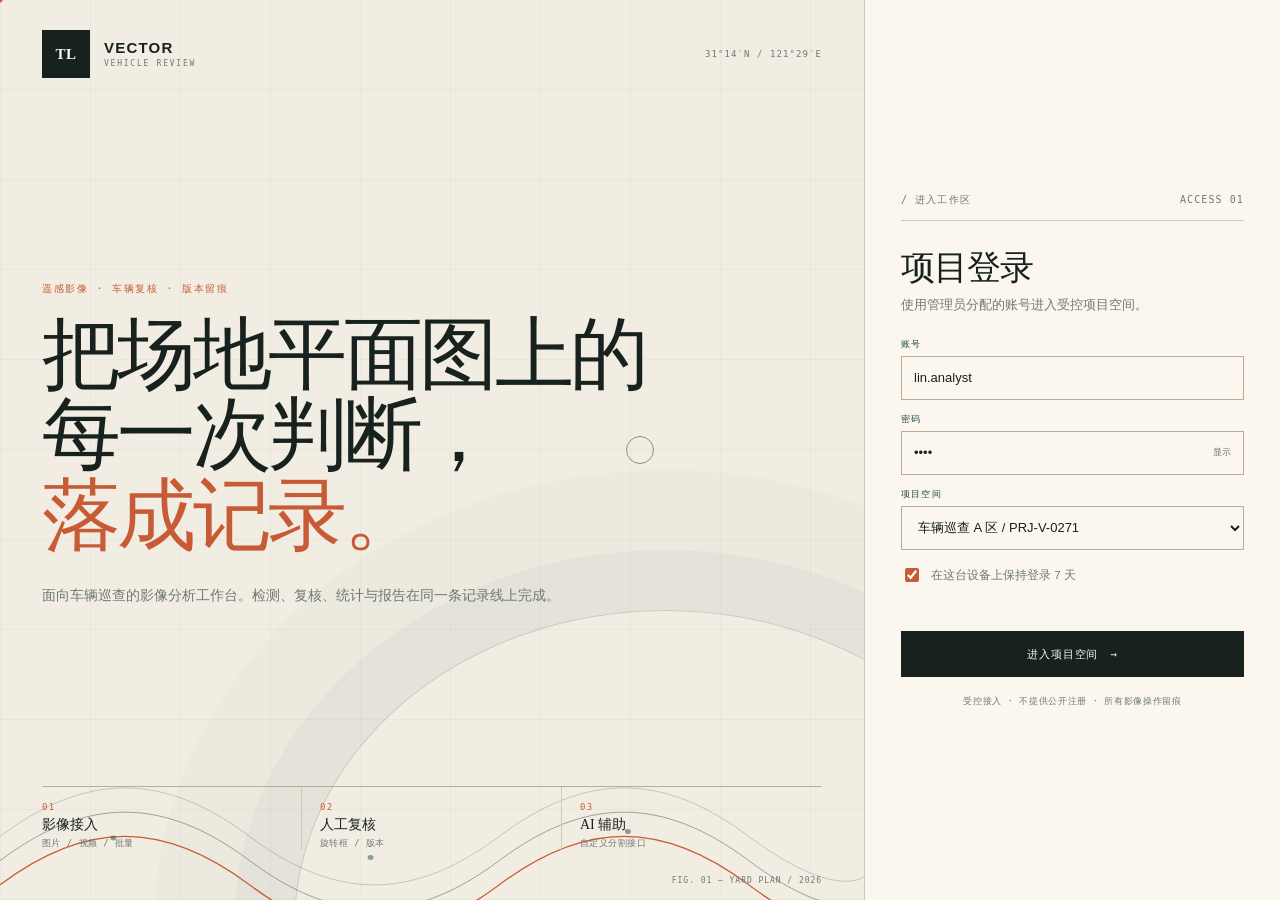
<file: frontend/index.html>
﻿<!DOCTYPE html>
<html lang="zh-CN">
<head>
<meta charset="UTF-8">
<meta name="viewport" content="width=device-width, initial-scale=1">
<title>VECTOR · 车辆检测复核</title>
<meta name="description" content="面向车辆巡查的遥感车辆检测与人工复核工作台">
<link rel="icon" href="data:image/svg+xml,%3Csvg xmlns='http://www.w3.org/2000/svg' viewBox='0 0 32 32'%3E%3Crect width='32' height='32' fill='%2317211d'/%3E%3Cpath d='M5 21h22M8 25h16M9 17l4-7 4 4 3-6 4 9' fill='none' stroke='%23e9dfcd' stroke-width='2'/%3E%3C/svg%3E">
<link rel="stylesheet" href="app.css">
</head>
<body>
<div class="boot" id="boot" aria-hidden="true">
  <div class="boot-head">
    <span class="mono">VECTOR / VEHICLE REVIEW</span>
    <span class="mono">BOOT SEQUENCE</span>
  </div>
  <div class="boot-main">
    <b id="boot-index">00</b><span class="mono">/ 05</span>
  </div>
  <div class="boot-line"><i id="boot-line"></i></div>
  <div class="boot-foot">
    <span class="mono" id="boot-status">LOADING YARD RECORDS</span>
    <button class="mono" id="boot-skip" type="button">SKIP INTRO ↓</button>
  </div>
</div>
<div class="auth" id="auth">
  <div class="auth-grid">
    <section class="auth-atlas" aria-label="系统介绍">
      <div class="atlas-top">
        <span class="atlas-mark">TL</span>
        <span class="atlas-word">VECTOR<br><small>VEHICLE REVIEW</small></span>
        <span class="atlas-coord">31°14′N / 121°29′E</span>
      </div>

      <div class="atlas-copy">
        <p class="eyebrow">遥感影像 · 车辆复核 · 版本留痕</p>
        <h1>把场地平面图上的<br>每一次判断，<br><em>落成记录。</em></h1>
        <p class="atlas-lede">面向车辆巡查的影像分析工作台。检测、复核、统计与报告在同一条记录线上完成。</p>
      </div>

      <div class="atlas-facts">
        <div><span>01</span><b>影像接入</b><small>图片 / 视频 / 批量</small></div>
        <div><span>02</span><b>人工复核</b><small>旋转框 / 版本</small></div>
        <div><span>03</span><b>AI 辅助</b><small>自定义分割接口</small></div>
      </div>

      <div class="atlas-lines" aria-hidden="true">
        <svg viewBox="0 0 900 260" preserveAspectRatio="none">
          <path d="M0 210c90-80 170-80 260 0s170 80 260 0 170-80 260 0 120 50 120 50" fill="none" stroke="currentColor" stroke-width="1"/>
          <path d="M0 180c90-80 170-80 260 0s170 80 260 0 170-80 260 0 120 50 120 50" fill="none" stroke="currentColor" stroke-width="1" opacity=".55"/>
          <path d="M0 240c90-80 170-80 260 0s170 80 260 0 170-80 260 0 120 50 120 50" fill="none" stroke="#c85b35" stroke-width="1.5"/>
          <g fill="currentColor"><circle cx="118" cy="182" r="3"/><circle cx="386" cy="206" r="3"/><circle cx="654" cy="174" r="3"/></g>
        </svg>
        <span class="atlas-annotation">FIG. 01 — YARD PLAN / 2026</span>
      </div>
    </section>

    <section class="auth-panel">
      <form class="auth-card" id="auth-form" novalidate>
        <div class="auth-card-top">
          <span class="mono">/ 进入工作区</span>
          <span class="mono">ACCESS 01</span>
        </div>
        <h2>项目登录</h2>
        <p class="auth-hint">使用管理员分配的账号进入受控项目空间。</p>

        <label class="tl-field">
          <span>账号</span>
          <input id="auth-user" name="username" autocomplete="username" value="lin.analyst" required>
        </label>
        <label class="tl-field">
          <span>密码</span>
          <span class="input-wrap">
            <input id="auth-pass" name="password" type="password" autocomplete="current-password" value="demo" required>
            <button class="reveal" id="auth-reveal" type="button" aria-label="显示密码">显示</button>
          </span>
        </label>
        <label class="tl-field">
          <span>项目空间</span>
          <select id="auth-project" name="project">
            <option value="yard-a">车辆巡查 A 区 / PRJ-V-0271</option>
            <option value="yard-b">车辆巡查 B 区 / PRJ-V-0272</option>
          </select>
        </label>

        <label class="remember">
          <input id="auth-remember" type="checkbox" checked>
          <span>在这台设备上保持登录 7 天</span>
        </label>

        <p class="auth-error" id="auth-error" role="alert"></p>
        <button class="tl-btn solid wide" type="submit">进入项目空间 <span>→</span></button>
        <p class="auth-foot">受控接入 · 不提供公开注册 · 所有影像操作留痕</p>
      </form>
    </section>
  </div>
</div>

<div class="app" id="app" hidden>
  <div class="app-loader hidden" id="app-loader" role="status" aria-live="polite"><span class="spinner"></span><span>正在读取项目数据…</span></div>
  <aside class="tl-rail">
    <a class="rail-brand" href="#" data-view="project" aria-label="返回项目总览">
      <span class="rail-mark">TL</span>
      <span class="rail-name">VECTOR<small>车辆复核</small></span>
    </a>

    <nav class="rail-nav" id="rail-nav" aria-label="模块导航">
      <span class="rail-ink" id="rail-ink" aria-hidden="true"></span>
      <button data-view="project"><span>01</span><b>项目总览</b><i>PROJECT</i></button>
      <button data-view="task"><span>02</span><b>检测任务</b><i>TASK</i></button>
      <button data-view="workbench"><span>03</span><b>复核台</b><i>REVIEW</i></button>
      <a href="detect.html"><span>04</span><b>智能检测</b><i>DETECT</i></a>
      <button data-view="review"><span>05</span><b>疑难队列</b><i>QUEUE</i></button>
      <button data-view="stats"><span>06</span><b>区域计数</b><i>REGION</i></button>
      <button data-view="history"><span>07</span><b>修订档案</b><i>ARCHIVE</i></button>
      <button data-view="export"><span>08</span><b>报告输出</b><i>EXPORT</i></button>
      <button data-view="guide"><span>09</span><b>使用说明</b><i>MANUAL</i></button>
    </nav>

    <div class="rail-project">
      <span class="mono">CURRENT PROJECT</span>
      <b id="rail-project-name">车辆巡查 A 区</b>
      <small id="rail-project-code">PRJ-V-0271</small>
      <div class="rail-meter"><i></i><span>记录已连接</span></div>
    </div>

    <div class="rail-foot">
      <span class="rail-user"><i id="rail-user-initial">L</i><span id="rail-user-name">lin.analyst</span></span>
      <button class="rail-exit" id="logout" type="button">退出</button>
    </div>
  </aside>

  <div class="tl-work">
    <header class="tl-command">
      <div class="command-left">
        <span class="mono command-coord">31°14′N · 121°29′E</span>
        <span class="command-divider"></span>
        <span class="crumb" id="crumb">项目总览</span>
      </div>
      <div class="command-right">
        <span class="sync"><i></i><span id="sync-label">本地演示</span></span>
        <span class="command-user" id="command-user">lin.analyst</span>
        <button class="tl-btn quiet" id="command-exit" type="button">退出</button>
      </div>
    </header>

    <main class="tl-view" id="view-root" tabindex="-1"></main>

    <footer class="tl-ticker">
      <div class="ticker-flow" id="ticker-flow" aria-hidden="true">
        <span class="mono">VECTOR / VEHICLE REVIEW</span>
        <span class="mono">CONTRACT 0.2</span>
        <span class="mono">1800 × 1200 · 9 TILES · NMS 0.10</span>
      </div>
      <span class="mono" id="ticker-clock">--:--:--</span>
      <span class="mono">LOCAL / ASIA-SHANGHAI</span>
    </footer>
  </div>
</div>

<div class="tl-cursor-dot" id="cursor-dot" aria-hidden="true"></div>
<div class="tl-cursor-ring" id="cursor-ring" aria-hidden="true"></div>

<div class="tl-toasts" id="toasts" role="status" aria-live="polite"></div>

<script src="scene.js"></script>
<script src="data-api.js"></script>
<script src="app.js"></script>
</body>
</html>
</file>
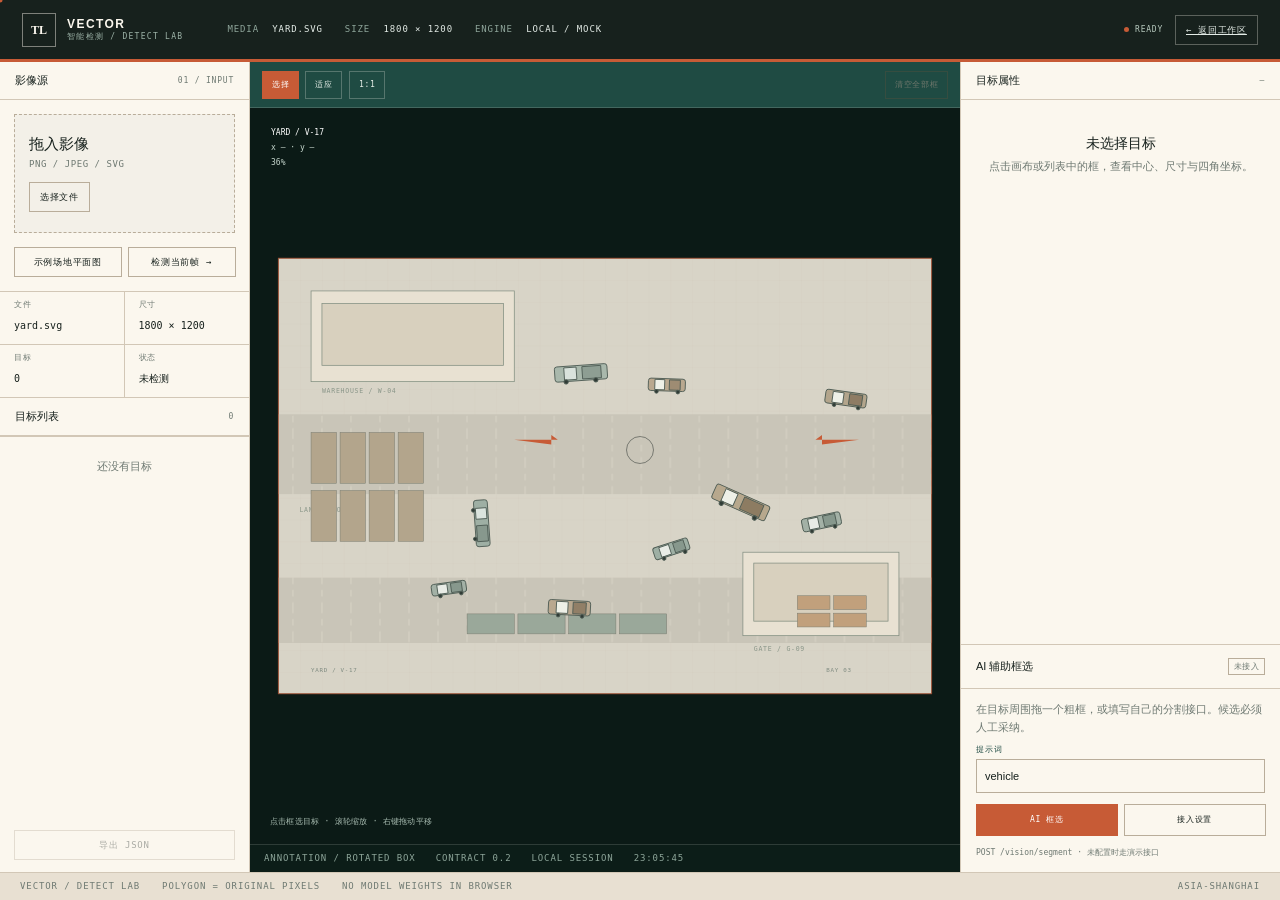
<file: frontend/detect.html>
﻿<!DOCTYPE html>
<html lang="zh-CN">
<head>
<meta charset="UTF-8">
<meta name="viewport" content="width=device-width, initial-scale=1">
<title>智能检测 · VECTOR</title>
<link rel="icon" href="data:image/svg+xml,%3Csvg xmlns='http://www.w3.org/2000/svg' viewBox='0 0 32 32'%3E%3Crect width='32' height='32' fill='%2317211d'/%3E%3Cpath d='M5 21h22M8 25h16M9 17l4-7 4 4 3-6 4 9' fill='none' stroke='%23e9dfcd' stroke-width='2'/%3E%3C/svg%3E">
<link rel="stylesheet" href="app.css">
<link rel="stylesheet" href="detect.css">
</head>
<body class="lab-body">
<header class="lab-head">
  <a class="lab-brand" href="index.html">
    <span class="lab-mark">TL</span>
    <span><b>VECTOR</b><small>智能检测 / DETECT LAB</small></span>
  </a>
  <div class="lab-head-meta">
    <span class="mono">MEDIA <b id="lab-media">DEMO YARD</b></span>
    <span class="mono">SIZE <b id="lab-size">1800 × 1200</b></span>
    <span class="mono">ENGINE <b id="lab-engine">LOCAL / MOCK</b></span>
  </div>
  <div class="lab-head-actions">
    <span class="lab-live"><i></i>READY</span>
    <a class="tl-btn small" href="index.html">← 返回工作区</a>
  </div>
</header>

<main class="lab-shell">
  <aside class="lab-left">
    <div class="lab-panel-head"><span>影像源</span><span class="mono">01 / INPUT</span></div>
    <div class="lab-drop" id="lab-drop">
      <b>拖入影像</b>
      <span>PNG / JPEG / SVG</span>
      <label class="tl-btn small" for="lab-file">选择文件</label>
      <input id="lab-file" type="file" accept="image/*" hidden>
    </div>
    <div class="lab-source-actions">
      <button class="tl-btn small" id="lab-sample">示例场地平面图</button>
      <button class="tl-btn small" id="lab-detect">检测当前帧 →</button>
    </div>
    <div class="lab-meta">
      <div><span>文件</span><b id="lab-name">yard.svg</b></div>
      <div><span>尺寸</span><b id="lab-dim">1800 × 1200</b></div>
      <div><span>目标</span><b id="lab-count">0</b></div>
      <div><span>状态</span><b id="lab-status">未检测</b></div>
    </div>
    <div class="lab-panel-head"><span>目标列表</span><span class="mono" id="lab-list-count">0</span></div>
    <div class="lab-list" id="lab-list"></div>
    <button class="tl-btn small" id="lab-export" disabled>导出 JSON</button>
  </aside>

  <section class="lab-middle">
    <div class="lab-tools">
      <button class="tl-btn small on" id="lab-tool-select">选择</button>
      <button class="tl-btn small" id="lab-fit">适应</button>
      <button class="tl-btn small" id="lab-one">1:1</button>
      <span class="spacer"></span>
      <button class="tl-btn small danger" id="lab-clear" disabled>清空全部框</button>
    </div>
    <div class="lab-stage" id="lab-stage">
      <canvas id="lab-canvas"></canvas>
      <div class="lab-scan" id="lab-scan" aria-hidden="true"></div>
      <div class="lab-hud"><b>YARD / V-17</b><span id="lab-coord">x — · y —</span><span id="lab-zoom">—</span></div>
      <div class="lab-tip">点击框选目标 · 滚轮缩放 · 右键拖动平移</div>
    </div>
    <div class="lab-strip">
      <span class="mono">ANNOTATION / ROTATED BOX</span>
      <span class="mono">CONTRACT 0.2</span>
      <span class="mono">LOCAL SESSION</span>
      <span class="mono" id="lab-clock">--:--:--</span>
    </div>
  </section>

  <aside class="lab-right">
    <section class="lab-panel">
      <div class="lab-panel-head"><span>目标属性</span><span class="mono" id="lab-sel-id">—</span></div>
      <div class="lab-inspector" id="lab-inspector">
        <div class="lab-empty"><b>未选择目标</b>点击画布或列表中的框，查看中心、尺寸与四角坐标。</div>
      </div>
    </section>

    <section class="lab-panel lab-ai-panel">
      <div class="lab-panel-head"><span>AI 辅助框选</span><span class="tag" id="lab-ai-state">未接入</span></div>
      <p class="lab-ai-copy">在目标周围拖一个粗框，或填写自己的分割接口。候选必须人工采纳。</p>
      <label class="lab-field"><span>提示词</span><input id="lab-prompt" value="vehicle" autocomplete="off"></label>
      <div class="lab-ai-actions">
        <button class="tl-btn small orange" id="lab-ai-run">AI 框选</button>
        <button class="tl-btn small" id="lab-ai-config">接入设置</button>
      </div>
      <p class="lab-ai-note" id="lab-ai-note">POST /vision/segment · 未配置时走演示接口</p>
    </section>
  </aside>
</main>

<footer class="lab-foot">
  <span class="mono">VECTOR / DETECT LAB</span>
  <span class="mono">POLYGON = ORIGINAL PIXELS</span>
  <span class="mono">NO MODEL WEIGHTS IN BROWSER</span>
  <span class="spacer"></span>
  <span class="mono">ASIA-SHANGHAI</span>
</footer>

<dialog class="lab-dialog" id="lab-dialog" aria-labelledby="lab-dialog-title">
  <form id="lab-dialog-form">
    <header>
      <div><p class="eyebrow">AI ACCESS / SEGMENT</p><h2 id="lab-dialog-title">接入 AI 接口</h2></div>
      <button class="lab-dialog-x" id="lab-dialog-close" type="button" aria-label="关闭">×</button>
    </header>
    <p class="lab-dialog-copy">填写一个实现 SegmentResponse 的 HTTP 接口。设置只保存在本机，不进入代码仓库。</p>
    <label class="lab-field"><span>接口地址</span><input id="lab-ai-endpoint" placeholder="https://your-ai.example.com/vision/segment"></label>
    <div class="lab-dialog-row">
      <label class="lab-field"><span>API Key</span><input id="lab-ai-key" type="password" placeholder="Bearer token（可选）"></label>
      <label class="lab-field"><span>模型名</span><input id="lab-ai-model" placeholder="sam2.1-hiera-large"></label>
    </div>
    <div class="lab-dialog-note">
      <b>请求</b> POST 接口地址，JSON 包含 <code>image.data_url</code>、<code>prompt</code>、<code>mode</code>；
      <b>响应</b> <code>{ candidates: [{ polygon, quality, label }] }</code>。坐标使用原图像素。
    </div>
    <ol class="lab-steps">
      <li><b>填</b> 接口地址、Key 和模型</li>
      <li><b>存</b> 保存后状态变为「已接入」</li>
      <li><b>框</b> 在画布拖一个粗框，点「AI 框选」</li>
      <li><b>采</b> 检查候选后写入标注</li>
    </ol>
    <footer>
      <button class="tl-btn small danger" id="lab-ai-clear" type="button">清除接入</button>
      <span class="spacer"></span>
      <button class="tl-btn small" id="lab-dialog-cancel" type="button">取消</button>
      <button class="tl-btn small solid" id="lab-ai-save" type="button">保存并使用</button>
    </footer>
  </form>
</dialog>

<div class="tl-cursor-dot" id="cursor-dot" aria-hidden="true"></div>
<div class="tl-cursor-ring" id="cursor-ring" aria-hidden="true"></div>

<div class="tl-toasts" id="lab-toasts"></div>
<script src="scene.js"></script>
<script src="model.js"></script>
<script src="detect.js"></script>
</body>
</html>
</file>
<file: frontend/app.css>
﻿:root{
  --paper:#f2ede3;
  --paper-2:#e8e0d2;
  --cream:#fbf7ee;
  --ink:#17211d;
  --ink-2:#34423c;
  --muted:#6e7972;
  --line:#d2c7b6;
  --line-2:#b9ad9a;
  --green:#1f4b43;
  --green-2:#2a5b52;
  --orange:#c75b36;
  --orange-2:#a94828;
  --gold:#b38a4e;
  --danger:#9c4943;
  --shadow:0 18px 50px rgba(23,33,29,.10);
  --sans:"IBM Plex Sans","Noto Sans SC","PingFang SC","Microsoft YaHei",sans-serif;
  --serif:"Noto Serif SC","Songti SC","STSong",Georgia,serif;
  --mono:"IBM Plex Mono","Cascadia Mono",Consolas,monospace;
  --ease:cubic-bezier(.22,.8,.26,1);
}
*{box-sizing:border-box}
html,body{height:100%}
body{
  margin:0;
  background:var(--paper);
  color:var(--ink);
  font:400 14px/1.6 var(--sans);
  -webkit-font-smoothing:antialiased;
}
button,input,select,textarea{font:inherit;color:inherit}
button{cursor:pointer}
a{color:inherit}
::selection{background:var(--orange);color:#fff}
.mono{font-family:var(--mono);font-size:10px;letter-spacing:.11em;text-transform:uppercase}
.spacer{flex:1}
.hidden{display:none!important}
.dim{color:var(--muted)}
.tl-btn{
  display:inline-flex;align-items:center;justify-content:center;gap:12px;
  min-height:38px;padding:0 16px;border:1px solid var(--line-2);
  background:transparent;color:var(--ink);
  font:500 11px/1 var(--mono);letter-spacing:.08em;text-transform:uppercase;
  transition:background .2s var(--ease),color .2s var(--ease),border-color .2s var(--ease);
}
.tl-btn:hover{border-color:var(--ink);background:var(--ink);color:var(--cream)}
.tl-btn.solid{background:var(--ink);border-color:var(--ink);color:var(--cream)}
.tl-btn.solid:hover{background:var(--orange);border-color:var(--orange)}
.tl-btn.orange{background:var(--orange);border-color:var(--orange);color:#fff}
.tl-btn.orange:hover{background:var(--orange-2);border-color:var(--orange-2)}
.tl-btn.quiet{border-color:transparent;color:var(--muted)}
.tl-btn.quiet:hover{background:transparent;border-color:var(--line-2);color:var(--ink)}
.tl-btn.danger{color:var(--danger);border-color:rgba(156,73,67,.35)}
.tl-btn.danger:hover{background:var(--danger);border-color:var(--danger);color:#fff}
.tl-btn:disabled{opacity:.35;cursor:not-allowed}
.tl-btn.wide{width:100%;height:46px}
.tl-btn.small{min-height:30px;padding:0 10px;font-size:9px}

/* ---------------------------------------------------------------- auth */
.auth{min-height:100%;background:var(--paper)}
.auth-grid{display:grid;grid-template-columns:minmax(0,1.35fr) minmax(390px,.65fr);min-height:100vh}
.auth-atlas{
  position:relative;display:flex;flex-direction:column;justify-content:space-between;
  padding:30px 42px 26px;overflow:hidden;
  background:
    linear-gradient(90deg,rgba(23,33,29,.035) 1px,transparent 1px) 0 0/90px 100%,
    linear-gradient(0deg,rgba(23,33,29,.035) 1px,transparent 1px) 0 0/100% 90px,
    var(--paper);
}
.auth-atlas::before{
  content:"";position:absolute;inset:auto -20% -38% 34%;height:70%;
  border:1px solid rgba(31,75,67,.2);border-radius:50%;
  box-shadow:0 0 0 60px rgba(31,75,67,.035),0 0 0 140px rgba(31,75,67,.025);
  pointer-events:none;
}
.atlas-top{position:relative;z-index:1;display:flex;align-items:center;gap:14px}
.atlas-mark{
  width:48px;height:48px;display:grid;place-items:center;background:var(--ink);color:var(--cream);
  font:600 15px/1 var(--serif);letter-spacing:.04em;
}
.atlas-word{font:600 15px/1.1 var(--sans);letter-spacing:.08em}
.atlas-word small{display:block;margin-top:4px;font:400 8px/1 var(--mono);letter-spacing:.22em;color:var(--muted)}
.atlas-coord{margin-left:auto;font:400 9px/1 var(--mono);letter-spacing:.12em;color:var(--muted)}
.atlas-copy{position:relative;z-index:1;margin:7vh 0 4vh;max-width:800px}
.eyebrow{margin:0 0 18px;font:400 10px/1.4 var(--mono);letter-spacing:.17em;text-transform:uppercase;color:var(--orange)}
.atlas-copy h1{
  margin:0;font:500 clamp(46px,6.2vw,92px)/1.02 var(--serif);letter-spacing:-.045em;color:var(--ink);
}
.atlas-copy h1 em{font-style:normal;color:var(--orange)}
.atlas-lede{max-width:520px;margin:26px 0 0;font-size:14px;line-height:1.9;color:var(--muted)}
.atlas-facts{position:relative;z-index:1;display:grid;grid-template-columns:repeat(3,1fr);border-top:1px solid var(--line-2);margin-bottom:24px}
.atlas-facts div{padding:16px 18px 0 0;border-right:1px solid var(--line);display:flex;flex-direction:column;gap:5px}
.atlas-facts div+div{padding-left:18px}
.atlas-facts div:last-child{border-right:0}
.atlas-facts span{font:400 9px/1 var(--mono);color:var(--orange);letter-spacing:.14em}
.atlas-facts b{font:500 14px/1.2 var(--serif)}
.atlas-facts small{font:400 9px/1.3 var(--mono);color:var(--muted);letter-spacing:.05em}
.atlas-lines{position:absolute;left:0;right:0;bottom:-1px;color:rgba(31,75,67,.5);pointer-events:none}
.atlas-lines svg{display:block;width:100%;height:210px}
.atlas-annotation{position:absolute;right:42px;bottom:16px;font:400 8px/1 var(--mono);letter-spacing:.12em;color:var(--muted)}
.auth-panel{display:flex;align-items:center;justify-content:center;padding:36px;background:var(--cream);border-left:1px solid var(--line)}
.auth-card{width:min(390px,100%)}
.auth-card-top{display:flex;justify-content:space-between;border-bottom:1px solid var(--line);padding-bottom:12px;color:var(--muted)}
.auth-card h2{margin:28px 0 8px;font:500 34px/1.1 var(--serif);letter-spacing:-.03em}
.auth-hint{margin:0 0 24px;color:var(--muted);font-size:12.5px;line-height:1.7}
.tl-field{display:flex;flex-direction:column;gap:7px;margin:0 0 15px}
.tl-field>span:first-child{font:400 9px/1 var(--mono);letter-spacing:.13em;text-transform:uppercase;color:var(--green)}
.tl-field input,.tl-field select{
  width:100%;height:44px;padding:0 12px;border:1px solid var(--line-2);border-radius:0;
  background:transparent;color:var(--ink);outline:none;font:400 13px/1 var(--sans);
  transition:border-color .2s,background .2s;
}
.tl-field input:focus,.tl-field select:focus{border-color:var(--orange);background:#fffdf8}
.input-wrap{position:relative;display:block}
.input-wrap input{padding-right:58px}
.reveal{
  position:absolute;right:4px;top:4px;height:36px;padding:0 8px;border:0;background:transparent;
  color:var(--muted);font:400 9px/1 var(--mono);letter-spacing:.08em;
}
.reveal:hover{color:var(--orange)}
.remember{display:flex;align-items:center;gap:9px;margin:4px 0 18px;font-size:11.5px;color:var(--muted)}
.remember input{width:14px;height:14px;accent-color:var(--orange)}
.auth-error{min-height:18px;margin:0 0 10px;color:var(--danger);font-size:11.5px}
.auth-foot{margin:18px 0 0;text-align:center;font:400 8.5px/1.5 var(--mono);letter-spacing:.08em;color:var(--muted)}

/* ---------------------------------------------------------------- app shell */
.app{display:grid;grid-template-columns:252px minmax(0,1fr);height:100vh;overflow:hidden;background:var(--paper)}
.tl-rail{
  display:flex;flex-direction:column;min-height:0;padding:22px 18px 16px;
  background:var(--ink);color:var(--cream);
}
.rail-brand{display:flex;align-items:center;gap:11px;color:inherit;text-decoration:none;padding:0 4px 20px;border-bottom:1px solid rgba(251,247,238,.16)}
.rail-mark{width:39px;height:39px;display:grid;place-items:center;border:1px solid rgba(251,247,238,.5);font:600 13px/1 var(--serif)}
.rail-name{font:600 13px/1.1 var(--sans);letter-spacing:.09em}
.rail-name small{display:block;margin-top:4px;font:400 8px/1 var(--mono);letter-spacing:.16em;color:#9fb5aa}
.rail-nav{display:flex;flex-direction:column;gap:2px;margin:18px 0;overflow:auto;scrollbar-width:none}
.rail-nav::-webkit-scrollbar{display:none}
.rail-nav button,.rail-nav a{
  display:grid;grid-template-columns:24px 1fr auto;align-items:center;gap:8px;
  min-height:42px;padding:0 8px;border:0;border-left:2px solid transparent;
  background:transparent;color:#c9d4cd;text-decoration:none;text-align:left;
  transition:background .18s var(--ease),color .18s var(--ease),border-color .18s;
}
.rail-nav span{font:400 9px/1 var(--mono);color:#7f978c}
.rail-nav b{font:500 12.5px/1 var(--sans);letter-spacing:.02em}
.rail-nav i{font:400 7.5px/1 var(--mono);font-style:normal;letter-spacing:.1em;color:#6f877c}
.rail-nav button:hover,.rail-nav a:hover{background:rgba(251,247,238,.06);color:#fff}
.rail-nav .active{background:rgba(199,91,54,.12);border-left-color:var(--orange);color:#fff}
.rail-nav .active span{color:var(--orange)}
.rail-project{margin-top:auto;padding:14px 8px;border-top:1px solid rgba(251,247,238,.14)}
.rail-project>span{color:#7f978c}
.rail-project b{display:block;margin:7px 0 2px;font:500 12px/1.3 var(--sans)}
.rail-project small{font:400 8.5px/1 var(--mono);color:#8fa69b;letter-spacing:.09em}
.rail-meter{display:flex;align-items:center;gap:6px;margin-top:12px;font:400 8px/1 var(--mono);color:#7f978c;letter-spacing:.08em}
.rail-meter i{width:5px;height:5px;background:var(--orange);border-radius:50%}
.rail-foot{display:flex;align-items:center;justify-content:space-between;gap:8px;padding-top:12px;border-top:1px solid rgba(251,247,238,.14)}
.rail-user{display:flex;align-items:center;gap:7px;font:400 9px/1 var(--mono);color:#a9bbb2;letter-spacing:.06em;overflow:hidden}
.rail-user i{display:grid;place-items:center;width:22px;height:22px;border:1px solid rgba(251,247,238,.3);font-style:normal;color:var(--cream)}
.rail-exit{border:0;background:transparent;color:#8fa69b;font:400 8px/1 var(--mono);letter-spacing:.1em;text-transform:uppercase}
.rail-exit:hover{color:var(--orange)}

.tl-work{display:flex;flex-direction:column;min-width:0;min-height:0;background:var(--paper)}
.tl-command{
  flex:0 0 62px;display:flex;align-items:center;justify-content:space-between;gap:20px;
  padding:0 26px;border-bottom:1px solid var(--line);background:rgba(242,237,227,.92);
}
.command-left,.command-right{display:flex;align-items:center;gap:13px;min-width:0}
.command-coord{color:var(--muted);font-size:8.5px}
.command-divider{width:1px;height:16px;background:var(--line-2)}
.crumb{font:500 12px/1 var(--sans);letter-spacing:.03em}
.sync{display:flex;align-items:center;gap:6px;font:400 8.5px/1 var(--mono);color:var(--muted);letter-spacing:.08em}
.sync i{width:5px;height:5px;background:var(--green);border-radius:50%;box-shadow:0 0 0 3px rgba(31,75,67,.08)}
.command-user{font:400 9px/1 var(--mono);color:var(--ink-2);letter-spacing:.06em}
.tl-view{flex:1;min-height:0;overflow:auto;padding:32px 38px 42px;scroll-behavior:smooth}
.tl-view:focus{outline:none}
.tl-ticker{
  flex:0 0 28px;display:flex;align-items:center;gap:22px;padding:0 22px;
  border-top:1px solid var(--line);background:var(--paper-2);color:var(--muted);
  font-size:8px;letter-spacing:.1em;white-space:nowrap;overflow:hidden;
}
.tl-ticker .mono{font-size:8px;color:var(--muted)}

/* ---------------------------------------------------------------- views */
.page-head{display:grid;grid-template-columns:1fr minmax(260px,34%);gap:30px;align-items:end;padding-bottom:26px;border-bottom:2px solid var(--ink)}
.page-head .eyebrow{margin-bottom:12px}
.page-head h1{margin:0;font:500 clamp(38px,5vw,68px)/1.02 var(--serif);letter-spacing:-.045em}
.page-head h1 em{font-style:normal;color:var(--orange)}
.page-head .page-aside{font-size:12.5px;line-height:1.8;color:var(--muted);border-left:1px solid var(--line-2);padding-left:18px}
.page-meta{display:flex;gap:18px;margin-top:14px;font:400 8px/1 var(--mono);letter-spacing:.1em;color:var(--muted);text-transform:uppercase}

.metric-grid{display:grid;grid-template-columns:repeat(4,minmax(0,1fr));gap:1px;margin-top:22px;border:1px solid var(--line);background:var(--line)}
.metric{background:var(--cream);padding:18px 18px 16px;min-height:112px;display:flex;flex-direction:column;justify-content:space-between}
.metric span{font:400 8.5px/1 var(--mono);letter-spacing:.1em;color:var(--muted);text-transform:uppercase}
.metric b{font:500 38px/1 var(--serif);letter-spacing:-.04em}
.metric small{font:400 10px/1.4 var(--sans);color:var(--muted)}
.metric.accent{background:var(--orange);color:#fff}
.metric.accent span,.metric.accent small{color:rgba(255,255,255,.72)}
.metric.dark{background:var(--green);color:var(--cream)}
.metric.dark span,.metric.dark small{color:rgba(251,247,238,.65)}

.split{display:grid;grid-template-columns:1.35fr .65fr;gap:28px;margin-top:28px;align-items:start}
.split.equal{grid-template-columns:1fr 1fr}
.tl-card{border:1px solid var(--line);background:var(--cream);padding:22px}
.tl-card.dark{background:var(--green);color:var(--cream);border-color:var(--green)}
.tl-card.dark .muted,.tl-card.dark .dim{color:rgba(251,247,238,.62)}
.tl-card h2,.tl-card h3{margin:0;font-family:var(--serif);font-weight:500;letter-spacing:-.02em}
.tl-card h2{font-size:22px}
.tl-card h3{font-size:16px}
.card-top{display:flex;align-items:center;justify-content:space-between;gap:12px;margin-bottom:16px}
.card-kicker{font:400 8px/1 var(--mono);letter-spacing:.12em;color:var(--orange);text-transform:uppercase}
.card-note{margin:14px 0 0;color:var(--muted);font-size:11.5px;line-height:1.75}
.rule{height:1px;background:var(--line);margin:16px 0}
.kv{display:grid;grid-template-columns:auto 1fr;gap:9px 18px;margin:0;font-size:12px}
.kv dt{color:var(--muted);font:400 8.5px/1.5 var(--mono);letter-spacing:.07em;text-transform:uppercase}
.kv dd{margin:0;text-align:right;font-family:var(--mono);font-size:10.5px}
.note{border-left:3px solid var(--gold);background:rgba(179,138,78,.1);padding:12px 14px;font-size:11.5px;line-height:1.7;color:var(--ink-2)}
.note.cool{border-left-color:var(--green);background:rgba(31,75,67,.07)}
.note.warn{border-left-color:var(--orange);background:rgba(199,91,54,.07)}

.tl-table{width:100%;border-collapse:collapse;font-size:11.5px}
.tl-table th{padding:8px 10px;border-bottom:1px solid var(--line-2);color:var(--muted);font:400 8px/1.3 var(--mono);letter-spacing:.09em;text-align:left;text-transform:uppercase}
.tl-table td{padding:10px;border-bottom:1px solid var(--line);vertical-align:top}
.tl-table td:last-child,.tl-table th:last-child{text-align:right;font-family:var(--mono)}
.tl-table tr:hover td{background:rgba(31,75,67,.035)}
.tl-table tr:last-child td{border-bottom:0}
.tag{display:inline-flex;align-items:center;gap:5px;padding:3px 6px;border:1px solid var(--line-2);font:400 8px/1.2 var(--mono);letter-spacing:.05em;text-transform:uppercase;white-space:nowrap}
.tag.green{color:var(--green);border-color:rgba(31,75,67,.35);background:rgba(31,75,67,.06)}
.tag.orange{color:var(--orange);border-color:rgba(199,91,54,.35);background:rgba(199,91,54,.06)}
.tag.muted{color:var(--muted);border-color:var(--line)}
.tag.red{color:var(--danger);border-color:rgba(156,73,67,.35);background:rgba(156,73,67,.06)}

.empty{padding:34px 18px;text-align:center;color:var(--muted);font-size:12px;line-height:1.8}
.empty b{display:block;margin-bottom:4px;color:var(--ink);font:500 16px/1.3 var(--serif)}

.list{display:flex;flex-direction:column}
.list-row{display:grid;grid-template-columns:42px 1fr auto;gap:12px;align-items:center;padding:11px 0;border-bottom:1px solid var(--line);font-size:11.5px}
.list-row:last-child{border-bottom:0}
.list-row .idx{font:400 9px/1 var(--mono);color:var(--muted)}
.list-row b{font-weight:500}
.list-row small{display:block;margin-top:2px;color:var(--muted);font-size:9.5px}

/* ---------------------------------------------------------------- task */
.task-layout{display:grid;grid-template-columns:minmax(0,1fr) 330px;gap:24px;margin-top:26px}
.slice-grid{display:grid;grid-template-columns:repeat(3,1fr);gap:8px;margin-top:14px}
.slice{display:flex;align-items:center;justify-content:space-between;min-height:54px;padding:0 11px;border:1px solid var(--line);background:var(--paper);font:400 9px/1 var(--mono);color:var(--muted)}
.slice.done{border-color:var(--green);background:rgba(31,75,67,.08);color:var(--green)}
.slice.now{border-color:var(--orange);background:var(--orange);color:#fff}
.progress{height:5px;background:var(--paper-2);overflow:hidden}
.progress i{display:block;height:100%;width:0;background:var(--orange);transition:width .4s var(--ease)}
.task-bar{display:flex;gap:8px;flex-wrap:wrap;margin-top:15px}
.task-log{margin-top:16px;padding-top:14px;border-top:1px solid var(--line);font:400 10px/1.8 var(--mono);color:var(--muted)}
.task-log b{color:var(--ink);font-weight:500}

/* ---------------------------------------------------------------- workbench */
.review-shell{display:grid;grid-template-columns:228px minmax(0,1fr) 292px;height:calc(100vh - 62px - 28px);min-height:560px;margin:-32px -38px -42px;overflow:hidden}
.object-pane,.inspector-pane{min-height:0;overflow:auto;background:var(--cream);border-right:1px solid var(--line)}
.inspector-pane{border-right:0;border-left:1px solid var(--line)}
.pane-head{position:sticky;top:0;z-index:2;display:flex;align-items:center;justify-content:space-between;gap:8px;padding:13px 14px;border-bottom:1px solid var(--line);background:var(--cream)}
.pane-head b{font:500 12px/1 var(--sans)}
.pane-tools{display:flex;padding:9px 12px;gap:4px;flex-wrap:wrap;border-bottom:1px solid var(--line)}
.pane-tools button{padding:4px 6px;border:1px solid transparent;background:transparent;font:400 8px/1 var(--mono);color:var(--muted);letter-spacing:.05em}
.pane-tools button:hover{border-color:var(--line-2);color:var(--ink)}
.pane-tools button.on{border-color:var(--ink);background:var(--ink);color:var(--cream)}
.object-list{padding:5px 0}
.object-row{display:grid;grid-template-columns:16px 38px 1fr auto;gap:7px;align-items:center;padding:8px 13px;border-left:3px solid transparent;cursor:pointer;font-size:10.5px}
.object-row:hover{background:var(--paper)}
.object-row.active{border-left-color:var(--orange);background:rgba(199,91,54,.08)}
.object-dot{width:7px;height:7px;border-radius:50%;background:var(--green)}
.object-row b{font:400 9px/1.2 var(--mono);color:var(--muted)}
.object-row span{font-size:10.5px}
.object-row i{font:400 9px/1 var(--mono);font-style:normal;color:var(--muted)}

.canvas-column{display:flex;flex-direction:column;min-width:0;min-height:0;background:var(--green)}
.canvas-bar{flex:0 0 48px;display:flex;align-items:center;gap:5px;padding:0 10px;border-bottom:1px solid rgba(251,247,238,.15);background:var(--green);color:var(--cream);overflow:hidden}
.canvas-bar .tl-btn{min-height:28px;padding:0 9px;font-size:8px;border-color:rgba(251,247,238,.25);color:#e7efe9}
.canvas-bar .tl-btn:hover{background:var(--cream);color:var(--green);border-color:var(--cream)}
.canvas-bar .tl-btn.on{background:var(--orange);border-color:var(--orange);color:#fff}
.canvas-stage{position:relative;flex:1;min-height:0;overflow:hidden;background:#0c1916;cursor:crosshair}
.canvas-stage canvas{display:block;width:100%;height:100%}
.canvas-hud{position:absolute;left:12px;top:12px;display:flex;flex-direction:column;gap:2px;padding:7px 9px;background:rgba(12,25,22,.82);color:#d9e4de;font:400 8px/1.5 var(--mono);pointer-events:none}
.canvas-hud b{font-weight:500;color:#fff}
.canvas-hint{position:absolute;left:12px;bottom:12px;padding:5px 8px;background:rgba(12,25,22,.8);color:#b7c8bf;font:400 8px/1.2 var(--mono);letter-spacing:.05em}
.canvas-zoom{position:absolute;right:12px;bottom:12px;padding:5px 8px;background:var(--cream);color:var(--ink);font:400 9px/1 var(--mono)}
.inspector-body{padding:14px}
.inspector-body .kv{grid-template-columns:1fr auto;gap:8px 12px;font-size:11px}
.inspector-body .kv dt{font-size:8px}
.inspector-body .kv dd{font-size:10px}
.inspector-empty{padding:34px 12px;text-align:center;color:var(--muted);font-size:11px;line-height:1.8}
.inspector-empty b{display:block;margin-bottom:5px;color:var(--ink);font:500 15px/1.3 var(--serif)}
.inspector-actions{display:flex;gap:6px;margin-top:14px;flex-wrap:wrap}
.field{display:flex;flex-direction:column;gap:5px;margin-bottom:11px}
.field span{font:400 8px/1 var(--mono);letter-spacing:.08em;text-transform:uppercase;color:var(--muted)}
.field input,.field textarea,.field select{padding:7px 8px;border:1px solid var(--line-2);background:transparent;font-size:11px;outline:none}
.field input:focus,.field textarea:focus{border-color:var(--orange)}
.field textarea{resize:vertical;min-height:58px}

/* ---------------------------------------------------------------- review / stats */
.queue-grid{display:grid;grid-template-columns:repeat(2,minmax(0,1fr));gap:14px;margin-top:24px}
.queue-card{border:1px solid var(--line);background:var(--cream);padding:16px}
.queue-card-top{display:flex;justify-content:space-between;gap:10px;margin-bottom:8px}
.queue-card h3{margin:0;font:500 18px/1.2 var(--serif)}
.queue-card p{margin:0;color:var(--muted);font-size:11px;line-height:1.7}
.queue-card .reasons{display:flex;gap:5px;flex-wrap:wrap;margin-top:11px}
.queue-card .tl-btn{margin-top:13px}

.region-layout{display:grid;grid-template-columns:minmax(0,1fr) 310px;gap:22px;margin-top:24px}
.region-canvas{position:relative;aspect-ratio:3/2;min-height:380px;background:#0c1916;border:1px solid var(--line);overflow:hidden}
.region-canvas canvas{width:100%;height:100%;display:block;cursor:crosshair}
.region-tools{display:flex;gap:6px;flex-wrap:wrap;margin-bottom:12px}
.region-side .tl-card{padding:16px}
.region-count{display:grid;grid-template-columns:1fr auto;gap:7px 12px;font-size:11px;margin-top:10px}
.region-count b{font:500 22px/1 var(--serif);text-align:right}
.region-count span{color:var(--muted);font-size:10px}

/* ---------------------------------------------------------------- history / export */
.version-list{display:flex;flex-direction:column;gap:2px}
.version{display:grid;grid-template-columns:52px 1fr auto;gap:12px;align-items:center;padding:15px;border:1px solid var(--line);background:var(--cream)}
.version.on{border-color:var(--orange);background:rgba(199,91,54,.04)}
.version .vid{font:500 17px/1 var(--serif);color:var(--orange)}
.version b{display:block;font-size:12px}
.version small{display:block;margin-top:3px;color:var(--muted);font:400 9px/1.4 var(--mono)}
.export-grid{display:grid;grid-template-columns:1fr .8fr;gap:24px;margin-top:24px}
.export-option{display:flex;align-items:center;justify-content:space-between;gap:12px;padding:14px 0;border-bottom:1px solid var(--line)}
.export-option:last-child{border-bottom:0}
.export-option b{display:block;font:500 13px/1.2 var(--sans)}
.export-option small{display:block;margin-top:3px;color:var(--muted);font-size:10px}

/* ---------------------------------------------------------------- manual */
.manual-hero{display:grid;grid-template-columns:1fr 320px;gap:30px;padding-bottom:26px;border-bottom:2px solid var(--ink)}
.manual-hero h1{margin:0;font:500 clamp(38px,5vw,64px)/1.02 var(--serif);letter-spacing:-.045em}
.manual-hero p{margin:14px 0 0;max-width:620px;color:var(--muted);font-size:13px;line-height:1.85}
.manual-nav{display:grid;grid-template-columns:repeat(2,1fr);gap:1px;background:var(--line);border:1px solid var(--line);align-self:end}
.manual-nav a{display:flex;flex-direction:column;gap:3px;padding:11px;background:var(--cream);text-decoration:none;font-size:11px}
.manual-nav a span{font:400 8px/1 var(--mono);color:var(--orange)}
.manual-nav a:hover{background:var(--paper)}
.manual-section{margin-top:28px;padding-top:18px;border-top:1px solid var(--line-2)}
.manual-section h2{margin:0 0 8px;font:500 23px/1.2 var(--serif);letter-spacing:-.02em}
.manual-section h2 span{font:400 9px/1 var(--mono);color:var(--orange);margin-right:9px}
.manual-section p{max-width:820px;margin:0 0 9px;color:var(--ink-2);font-size:12.5px;line-height:1.8}
.manual-section ul{max-width:900px;margin:7px 0 0;padding-left:18px;color:var(--ink-2);font-size:12px;line-height:1.85}
.manual-section li{margin:3px 0}
.manual-key{max-width:900px;margin-top:13px;padding:11px 13px;border-left:3px solid var(--green);background:rgba(31,75,67,.06);font-size:11.5px;line-height:1.8;color:var(--ink-2)}
kbd{padding:2px 5px;border:1px solid var(--line-2);background:var(--cream);font:400 9px/1.3 var(--mono)}

/* ---------------------------------------------------------------- toast / responsive */
.tl-toasts{position:fixed;right:20px;bottom:46px;z-index:80;display:flex;flex-direction:column;gap:6px;max-width:340px}
.toast{padding:10px 13px;border-left:3px solid var(--green);background:var(--ink);color:var(--cream);font-size:11.5px;line-height:1.5;box-shadow:0 10px 30px rgba(0,0,0,.2);animation:toastIn .22s var(--ease)}
.toast.err{border-left-color:var(--orange)}
@keyframes toastIn{from{opacity:0;transform:translateY(6px)}to{opacity:1;transform:none}}
.view-in{animation:viewIn .35s var(--ease)}
@keyframes viewIn{from{opacity:0;transform:translateY(8px)}to{opacity:1;transform:none}}

@media(max-width:1120px){
  .review-shell{grid-template-columns:200px minmax(0,1fr);height:auto;min-height:0}
  .inspector-pane{grid-column:1/-1;border-left:0;border-top:1px solid var(--line);display:grid;grid-template-columns:1fr 1fr;gap:0}
  .inspector-pane .pane-head{grid-column:1/-1}
  .inspector-body{padding:16px}
  .metric-grid{grid-template-columns:repeat(2,1fr)}
  .split,.split.equal{grid-template-columns:1fr}
  .task-layout,.region-layout,.export-grid{grid-template-columns:1fr}
  .manual-hero{grid-template-columns:1fr}
}
@media(max-width:820px){
  .auth-grid{grid-template-columns:1fr}
  .auth-atlas{min-height:52vh;padding:24px}
  .atlas-copy{margin:5vh 0 2vh}
  .atlas-copy h1{font-size:clamp(38px,9vw,64px)}
  .atlas-lines{display:none}
  .auth-panel{padding:28px 22px;border-left:0;border-top:1px solid var(--line)}
  .app{grid-template-columns:1fr;grid-template-rows:auto minmax(0,1fr);height:auto;min-height:100vh;overflow:visible}
  .tl-rail{padding:12px 14px}
  .rail-brand{padding-bottom:12px}
  .rail-nav{flex-direction:row;overflow:auto;margin:10px 0;gap:1px}
  .rail-nav button,.rail-nav a{grid-template-columns:18px auto;min-width:max-content;min-height:36px;border-left:0;border-bottom:2px solid transparent;padding:0 9px}
  .rail-nav span{font-size:8px}
  .rail-nav b{font-size:11px}
  .rail-nav i{display:none}
  .rail-nav .active{border-left:0;border-bottom-color:var(--orange);background:rgba(199,91,54,.1)}
  .rail-project,.rail-foot{display:none}
  .tl-work{min-height:calc(100vh - 116px)}
  .tl-command{flex-basis:52px;padding:0 14px}
  .command-coord,.command-divider,.command-user{display:none}
  .tl-view{padding:22px 16px 34px}
  .tl-ticker{gap:14px;padding:0 14px}
  .tl-ticker span:nth-child(2),.tl-ticker span:nth-child(4){display:none}
  .page-head{grid-template-columns:1fr;gap:14px}
  .page-head .page-aside{border-left:0;padding-left:0;border-top:1px solid var(--line);padding-top:12px}
  .review-shell{margin:-22px -16px -34px;grid-template-columns:1fr;height:auto}
  .object-pane{max-height:230px;border-right:0;border-bottom:1px solid var(--line)}
  .canvas-column{min-height:420px}
  .inspector-pane{grid-template-columns:1fr}
  .queue-grid{grid-template-columns:1fr}
  .metric b{font-size:30px}
  .metric{min-height:94px}
  .manual-nav{grid-template-columns:1fr}
}

/* ---------------------------------------------------------------- motion layer */
.rail-nav { position: relative; }
.rail-ink {
  position: absolute;
  left: 0; top: 0;
  width: 2px; height: 42px;
  background: var(--orange);
  z-index: 2;
  pointer-events: none;
  transition: transform .38s var(--ease), height .38s var(--ease);
}
.rail-nav .active { border-left-color: transparent; }

.auth-atlas { animation: atlasIn .8s var(--ease) both; }
.auth-card { animation: panelIn .8s .12s var(--ease) both; }
@keyframes atlasIn { from { opacity: 0; transform: translateY(10px); } to { opacity: 1; transform: none; } }
@keyframes panelIn { from { opacity: 0; transform: translateX(14px); } to { opacity: 1; transform: none; } }

.view-in .page-head > * { animation: riseIn .48s var(--ease) both; }
.view-in .page-head > *:nth-child(2) { animation-delay: .06s; }
.view-in .metric-grid .metric { animation: riseIn .42s var(--ease) both; }
.view-in .metric-grid .metric:nth-child(2) { animation-delay: .05s; }
.view-in .metric-grid .metric:nth-child(3) { animation-delay: .1s; }
.view-in .metric-grid .metric:nth-child(4) { animation-delay: .15s; }
.view-in .tl-card { animation: riseIn .45s var(--ease) both; }
.view-in .split > *:nth-child(2) { animation-delay: .08s; }
.view-in .queue-card { animation: riseIn .42s var(--ease) both; }
.view-in .queue-card:nth-child(2n) { animation-delay: .06s; }
@keyframes riseIn { from { opacity: 0; transform: translateY(9px); } to { opacity: 1; transform: none; } }

.flash { animation: flashBand .4s var(--ease); }
@keyframes flashBand { 0% { opacity: .35; transform: translateY(3px); } 100% { opacity: 1; transform: none; } }

.ticker-flow {
  display: flex;
  align-items: center;
  gap: 22px;
  flex: 1;
  min-width: 0;
  overflow: hidden;
  white-space: nowrap;
  animation: tickerMove 30s linear infinite;
}
.ticker-flow > .mono { flex: 0 0 auto; }
@keyframes tickerMove { from { transform: translateX(0); } to { transform: translateX(-50%); } }
.tl-ticker #ticker-clock { margin-left: auto; }

@media (prefers-reduced-motion: reduce) {
  .auth-atlas, .auth-card, .view-in .page-head > *, .view-in .metric,
  .view-in .tl-card, .view-in .queue-card, .ticker-flow, .flash { animation: none !important; }
  .rail-ink { transition: none; }
}
@media (max-width: 820px) {
  .rail-ink { display: none; }
  .rail-nav .active { border-bottom-color: var(--orange); }
}

/* ---------------------------------------------------------------- sibal-inspired motion */
.boot {
  position: fixed;
  inset: 0;
  z-index: 200;
  display: flex;
  flex-direction: column;
  justify-content: space-between;
  padding: 26px 32px 24px;
  background:
    radial-gradient(circle at 1px 1px, rgba(251,247,238,.16) 1px, transparent 1px) 0 0/18px 18px,
    var(--ink);
  color: var(--cream);
  transition: transform .7s cubic-bezier(.76,0,.24,1), opacity .5s;
}
.boot.done { transform: translateY(-100%); opacity: .98; }
.boot-head, .boot-foot { display: flex; justify-content: space-between; gap: 16px; align-items: center; }
.boot-head .mono, .boot-foot .mono { color: #9eb3a8; font-size: 8.5px; }
.boot-main { display: flex; align-items: flex-end; gap: 14px; line-height: .8; }
.boot-main b { font: 500 clamp(110px, 22vw, 300px)/.78 var(--serif); letter-spacing: -.07em; color: transparent; -webkit-text-stroke: 1px rgba(251,247,238,.7); }
.boot-main span { color: var(--orange); font: 400 15px/1 var(--mono); letter-spacing: .12em; margin-bottom: 10px; }
.boot-line { height: 2px; background: rgba(251,247,238,.18); overflow: hidden; }
.boot-line i { display: block; height: 100%; width: 0; background: var(--orange); transition: width .2s linear; }
.boot-foot button { border: 1px solid rgba(251,247,238,.38); background: transparent; color: var(--cream); padding: 8px 11px; letter-spacing: .1em; cursor: pointer; }
.boot-foot button:hover { background: var(--orange); border-color: var(--orange); color: #fff; }
.boot-status { color: #9eb3a8; }

.tl-cursor-dot, .tl-cursor-ring {
  position: fixed;
  left: 0; top: 0;
  z-index: 300;
  pointer-events: none;
  border-radius: 50%;
  transform: translate(-50%, -50%);
  display: none;
}
.tl-cursor-dot { width: 5px; height: 5px; background: var(--orange); }
.tl-cursor-ring {
  width: 28px; height: 28px;
  border: 1px solid rgba(23,33,29,.45);
  transition: width .18s var(--ease), height .18s var(--ease), background .18s, border-color .18s;
}
.tl-cursor-ring.hover { width: 46px; height: 46px; background: rgba(199,91,54,.16); border-color: var(--orange); }
@media (pointer: fine) {
  .tl-cursor-dot, .tl-cursor-ring { display: block; }
}
@media (pointer: coarse) { .tl-cursor-dot, .tl-cursor-ring { display: none !important; } }

.scroll-reveal { opacity: 0; transform: translateY(16px); transition: opacity .55s var(--ease), transform .55s var(--ease); }
.scroll-reveal.in { opacity: 1; transform: none; }
.tl-btn { will-change: transform; }

@media (prefers-reduced-motion: reduce) {
  .boot { display: none; }
  .scroll-reveal { opacity: 1; transform: none; transition: none; }
}

@media (max-width: 820px) {
  .app { grid-template-columns: minmax(0, 1fr); }
  .tl-rail, .tl-work { min-width: 0; width: 100%; }
  .rail-brand, .rail-nav { min-width: 0; max-width: 100%; }
  .rail-nav { overflow-x: auto; }
}

/* ---------------------------------------------------------------- interaction feedback */
.app-loader {
  position: fixed;
  inset: 0;
  z-index: 120;
  display: flex;
  align-items: center;
  justify-content: center;
  gap: 12px;
  background: rgba(242,237,227,.92);
  color: var(--muted);
  font: 400 10px/1 var(--mono);
  letter-spacing: .1em;
  text-transform: uppercase;
}
.app-loader .spinner { width: 18px; height: 18px; border-width: 2px; }
.spinner {
  display: inline-block;
  width: 15px;
  height: 15px;
  border: 2px solid rgba(23,33,29,.22);
  border-top-color: var(--orange);
  border-radius: 50%;
  animation: spin .7s linear infinite;
}
@keyframes spin { to { transform: rotate(360deg); } }
.btn-spin { width: 12px; height: 12px; border-width: 2px; margin-right: 7px; }
.tl-btn.is-busy { opacity: .7; pointer-events: none; }
.tl-btn { position: relative; overflow: hidden; }
.tl-btn:active { filter: brightness(.94); }
.tl-btn:focus-visible { outline: 2px solid var(--orange); outline-offset: 2px; }
.tl-btn .ripple {
  position: absolute;
  width: 12px;
  height: 12px;
  margin: -6px 0 0 -6px;
  border-radius: 50%;
  background: currentColor;
  opacity: .22;
  pointer-events: none;
  animation: ripple .55s ease-out forwards;
}
@keyframes ripple { to { transform: scale(12); opacity: 0; } }
.shake { animation: shake .35s ease; }
@keyframes shake {
  0%,100% { transform: translateX(0); }
  25% { transform: translateX(-5px); }
  75% { transform: translateX(5px); }
}
.tl-field input.invalid { border-color: var(--danger); background: rgba(156,73,67,.06); }
.sync.syncing i { animation: syncPulse .8s ease-in-out infinite; }
@keyframes syncPulse { 50% { opacity: .25; } }
.tl-card { transition: border-color .2s var(--ease), transform .2s var(--ease); }
.tl-card:hover { border-color: var(--line-2); }
.metric { transition: transform .2s var(--ease), filter .2s var(--ease); }
.metric:hover { transform: translateY(-2px); filter: brightness(1.01); }
.object-row:active { background: rgba(199,91,54,.12); }
.lab-item:active { background: rgba(199,91,54,.12); }

@media (prefers-reduced-motion: reduce) {
  .spinner, .ripple, .shake, .sync.syncing i { animation: none !important; }
}
</file>
<file: frontend/detect.css>
/* VECTOR detect lab — independent layout and palette */
.lab-body{margin:0;background:var(--paper);color:var(--ink);overflow:hidden;height:100vh}
.lab-body .mono{font-family:var(--mono);font-size:9px;letter-spacing:.1em;text-transform:uppercase}
.lab-head{
  height:62px;display:flex;align-items:center;gap:26px;padding:0 22px;
  background:var(--ink);color:var(--cream);border-bottom:3px solid var(--orange);
}
.lab-brand{display:flex;align-items:center;gap:11px;color:inherit;text-decoration:none}
.lab-mark{width:34px;height:34px;border:1px solid rgba(251,247,238,.45);display:grid;place-items:center;font:600 12px/1 var(--serif)}
.lab-brand b{display:block;font:600 12px/1 var(--sans);letter-spacing:.12em}
.lab-brand small{display:block;margin-top:3px;font:400 8px/1 var(--mono);letter-spacing:.16em;color:#9eb4a9}
.lab-head-meta{display:flex;gap:22px;margin-left:18px}
.lab-head-meta span{color:#8fa69b;font-size:8px}
.lab-head-meta b{color:#e4ece7;font-weight:400;margin-left:7px}
.lab-head-actions{margin-left:auto;display:flex;align-items:center;gap:12px}
.lab-head-actions .tl-btn{border-color:rgba(251,247,238,.3);color:#e4ece7}
.lab-head-actions .tl-btn:hover{background:var(--cream);color:var(--ink);border-color:var(--cream)}
.lab-live{display:flex;align-items:center;gap:6px;font:400 8px/1 var(--mono);color:#b7c9be;letter-spacing:.1em}
.lab-live i{width:5px;height:5px;border-radius:50%;background:var(--orange)}

.lab-shell{display:grid;grid-template-columns:250px minmax(0,1fr) 320px;height:calc(100vh - 62px - 28px);min-height:0}
.lab-left,.lab-right{background:var(--cream);display:flex;flex-direction:column;min-height:0;overflow:auto}
.lab-left{border-right:1px solid var(--line)}
.lab-right{border-left:1px solid var(--line)}
.lab-panel-head{display:flex;align-items:center;justify-content:space-between;gap:8px;padding:13px 15px;border-bottom:1px solid var(--line);font:500 11px/1 var(--sans);color:var(--ink)}
.lab-panel-head .mono,.lab-panel-head .tag{font-size:8px;color:var(--muted)}
.lab-panel-head .tag{border:1px solid var(--line-2);padding:3px 5px}
.lab-drop{
  margin:14px;padding:20px 14px;border:1px dashed var(--line-2);background:rgba(31,75,67,.035);
  display:flex;flex-direction:column;align-items:flex-start;gap:5px;
}
.lab-drop b{font:500 15px/1.2 var(--serif)}
.lab-drop span{font:400 9px/1.4 var(--mono);color:var(--muted);letter-spacing:.06em;margin-bottom:6px}
.lab-source-actions{display:flex;gap:6px;padding:0 14px;flex-wrap:wrap}
.lab-source-actions .tl-btn{flex:1;min-width:100px}
.lab-meta{display:grid;grid-template-columns:1fr 1fr;gap:0;margin:14px 0 0;border-top:1px solid var(--line);border-bottom:1px solid var(--line)}
.lab-meta div{padding:9px 14px;border-bottom:1px solid var(--line)}
.lab-meta div:nth-last-child(-n+2){border-bottom:0}
.lab-meta div:nth-child(odd){border-right:1px solid var(--line)}
.lab-meta span{display:block;font:400 8px/1 var(--mono);color:var(--muted);letter-spacing:.08em;text-transform:uppercase;margin-bottom:4px}
.lab-meta b{font:500 10px/1.2 var(--mono);color:var(--ink);font-weight:400}
.lab-list{flex:1;min-height:100px;overflow:auto;border-top:1px solid var(--line)}
.lab-item{display:grid;grid-template-columns:8px 1fr auto;gap:8px;align-items:center;padding:8px 14px;border-bottom:1px solid var(--line);font-size:10px;cursor:pointer}
.lab-item:hover{background:var(--paper)}
.lab-item.on{background:rgba(199,91,54,.08);box-shadow:inset 3px 0 0 var(--orange)}
.lab-item i{width:7px;height:7px;border-radius:50%;background:var(--green)}
.lab-item b{font:400 9px/1 var(--mono);color:var(--muted)}
.lab-item span{font-size:10px;white-space:nowrap;overflow:hidden;text-overflow:ellipsis}
.lab-item em{font:400 9px/1 var(--mono);font-style:normal;color:var(--muted)}
.lab-left>.tl-btn{margin:12px 14px;flex:0 0 auto}

.lab-middle{display:flex;flex-direction:column;min-width:0;min-height:0;background:var(--green)}
.lab-tools{flex:0 0 46px;display:flex;align-items:center;gap:6px;padding:0 12px;border-bottom:1px solid rgba(251,247,238,.16);background:var(--green)}
.lab-tools .tl-btn{border-color:rgba(251,247,238,.25);color:#e7efe9;min-height:28px;font-size:8px;padding:0 9px}
.lab-tools .tl-btn:hover{background:var(--cream);color:var(--ink);border-color:var(--cream)}
.lab-tools .tl-btn.on{background:var(--orange);border-color:var(--orange);color:#fff}
.lab-tools .tl-btn.danger{color:#ffc5b4;border-color:rgba(199,91,53,.4)}
.lab-tools .tl-btn.danger:hover{background:var(--orange);border-color:var(--orange);color:#fff}
.lab-stage{position:relative;flex:1;min-height:0;background:#0b1a16;overflow:hidden;cursor:crosshair}
.lab-stage canvas{display:block;width:100%;height:100%}
.lab-hud{position:absolute;left:12px;top:12px;display:flex;flex-direction:column;gap:3px;padding:7px 9px;background:rgba(11,26,22,.82);color:#c7d7ce;font:400 8px/1.5 var(--mono);pointer-events:none}
.lab-hud b{color:#fff;font-weight:500}
.lab-tip{position:absolute;left:12px;bottom:12px;padding:5px 8px;background:rgba(11,26,22,.82);color:#a9bdb2;font:400 8px/1.2 var(--mono);letter-spacing:.03em}
.lab-strip{flex:0 0 28px;display:flex;align-items:center;gap:20px;padding:0 14px;background:#0c1d18;border-top:1px solid rgba(251,247,238,.14);color:#8ea69a;font-size:8px;white-space:nowrap;overflow:hidden}

.lab-inspector{min-height:180px;max-height:44vh;overflow:auto;padding:15px}
.lab-empty{padding:20px 6px;text-align:center;color:var(--muted);font-size:10.5px;line-height:1.8}
.lab-empty b{display:block;margin-bottom:4px;color:var(--ink);font:500 14px/1.3 var(--serif)}
.lab-inspector h2{margin:0 0 10px;font:500 21px/1.1 var(--serif)}
.lab-kv{display:grid;grid-template-columns:1fr auto;gap:7px 10px;margin:10px 0;font-size:10px}
.lab-kv dt{color:var(--muted);font:400 8px/1.4 var(--mono);text-transform:uppercase}
.lab-kv dd{margin:0;text-align:right;font:400 9.5px/1.4 var(--mono)}
.lab-poly{margin-top:10px;padding-top:10px;border-top:1px solid var(--line);font:400 8.5px/1.7 var(--mono);color:var(--muted)}
.lab-inspector .tl-btn{margin-top:9px;margin-right:5px}
.lab-ai-panel{margin-top:auto;border-top:1px solid var(--line)}
.lab-ai-copy{margin:0;padding:12px 15px 0;color:var(--muted);font-size:10.5px;line-height:1.7}
.lab-field{display:flex;flex-direction:column;gap:5px;padding:9px 15px 0}
.lab-field span{font:400 8px/1 var(--mono);color:var(--green);letter-spacing:.1em;text-transform:uppercase}
.lab-field input{height:34px;padding:0 8px;border:1px solid var(--line-2);background:transparent;font-size:11px;outline:none}
.lab-field input:focus{border-color:var(--orange);background:#fffdf8}
.lab-ai-actions{display:flex;gap:6px;padding:11px 15px}
.lab-ai-actions .tl-btn{flex:1;min-height:32px;padding:0 8px;font-size:8px}
.lab-ai-note{margin:0;padding:0 15px 13px;color:var(--muted);font:400 8px/1.5 var(--mono)}

.lab-foot{height:28px;display:flex;align-items:center;gap:22px;padding:0 20px;background:var(--paper-2);border-top:1px solid var(--line);color:var(--muted);font-size:8px;white-space:nowrap;overflow:hidden}

.lab-dialog{width:min(590px,calc(100vw - 30px));max-height:calc(100vh - 40px);padding:0;border:0;background:transparent;color:var(--ink);margin:auto}
.lab-dialog::backdrop{background:rgba(23,33,29,.8)}
.lab-dialog form{background:var(--cream);border-top:3px solid var(--orange);padding:24px;max-height:calc(100vh - 40px);overflow:auto}
.lab-dialog header{display:flex;justify-content:space-between;gap:16px;align-items:flex-start}
.lab-dialog h2{margin:4px 0 0;font:500 27px/1.1 var(--serif);letter-spacing:-.03em}
.lab-dialog-x{width:28px;height:28px;border:1px solid var(--line-2);background:transparent;font-size:20px;line-height:1;cursor:pointer}
.lab-dialog-copy{margin:12px 0 15px;color:var(--muted);font-size:11px;line-height:1.7}
.lab-dialog .lab-field{padding:0 0 11px}
.lab-dialog-row{display:grid;grid-template-columns:1.3fr 1fr;gap:10px}
.lab-dialog-note{padding:10px;border-left:3px solid var(--green);background:rgba(31,75,67,.06);font-size:10px;line-height:1.7;color:var(--ink-2)}
.lab-dialog-note code{font:400 9px/1.4 var(--mono);color:var(--orange)}
.lab-steps{display:grid;grid-template-columns:1fr 1fr;gap:7px;margin:14px 0;padding:0;list-style:none}
.lab-steps li{display:flex;gap:7px;font-size:10px;line-height:1.5;color:var(--muted)}
.lab-steps b{width:17px;height:17px;flex:0 0 17px;display:grid;place-items:center;border:1px solid var(--line-2);font:400 8px/1 var(--mono);color:var(--orange)}
.lab-dialog footer{display:flex;align-items:center;gap:6px;padding-top:12px;border-top:1px solid var(--line)}
.lab-dialog footer .tl-btn{min-height:32px;font-size:8px}

@media(max-width:1100px){
  .lab-shell{grid-template-columns:220px minmax(0,1fr);height:auto;min-height:0}
  .lab-right{grid-column:1/-1;border-left:0;border-top:1px solid var(--line);display:grid;grid-template-columns:1fr 1fr;align-items:start}
  .lab-ai-panel{margin-top:0;border-top:0;border-left:1px solid var(--line)}
  .lab-body{overflow:auto;height:auto}
  .lab-middle{min-height:540px}
}
@media(max-width:760px){
  .lab-head{height:auto;padding:12px;flex-wrap:wrap;gap:10px}
  .lab-head-meta{display:none}
  .lab-head-actions{margin-left:auto}
  .lab-shell{grid-template-columns:1fr}
  .lab-left{border-right:0;border-bottom:1px solid var(--line)}
  .lab-right{grid-template-columns:1fr}
  .lab-ai-panel{border-left:0;border-top:1px solid var(--line)}
  .lab-middle{min-height:480px;order:-1}
  .lab-dialog-row,.lab-steps{grid-template-columns:1fr}
}

.lab-drop.hot { border-color: var(--orange); background: rgba(199,91,54,.08); }

.lab-scan {
  position: absolute;
  inset: 0;
  z-index: 2;
  opacity: 0;
  pointer-events: none;
  transition: opacity .18s;
}
.lab-stage.scanning .lab-scan { opacity: 1; }
.lab-scan::before {
  content: "";
  position: absolute;
  left: 0; right: 0; top: 0;
  height: 2px;
  background: var(--orange);
  box-shadow: 0 0 16px rgba(199,91,54,.75);
  animation: labScan 1.35s cubic-bezier(.4,0,.2,1) infinite;
}
@keyframes labScan {
  0% { top: 0; opacity: .2; }
  12% { opacity: 1; }
  88% { opacity: 1; }
  100% { top: calc(100% - 2px); opacity: 0; }
}
.bump { animation: countBump .35s var(--ease); }
@keyframes countBump { 0%,100% { transform: none; } 45% { transform: scale(1.14); } }
.lab-inspector.flash { animation: flashBand .38s var(--ease); }

@media (prefers-reduced-motion: reduce) {
  .lab-scan::before, .bump, .lab-inspector.flash { animation: none !important; }
}
</file>
